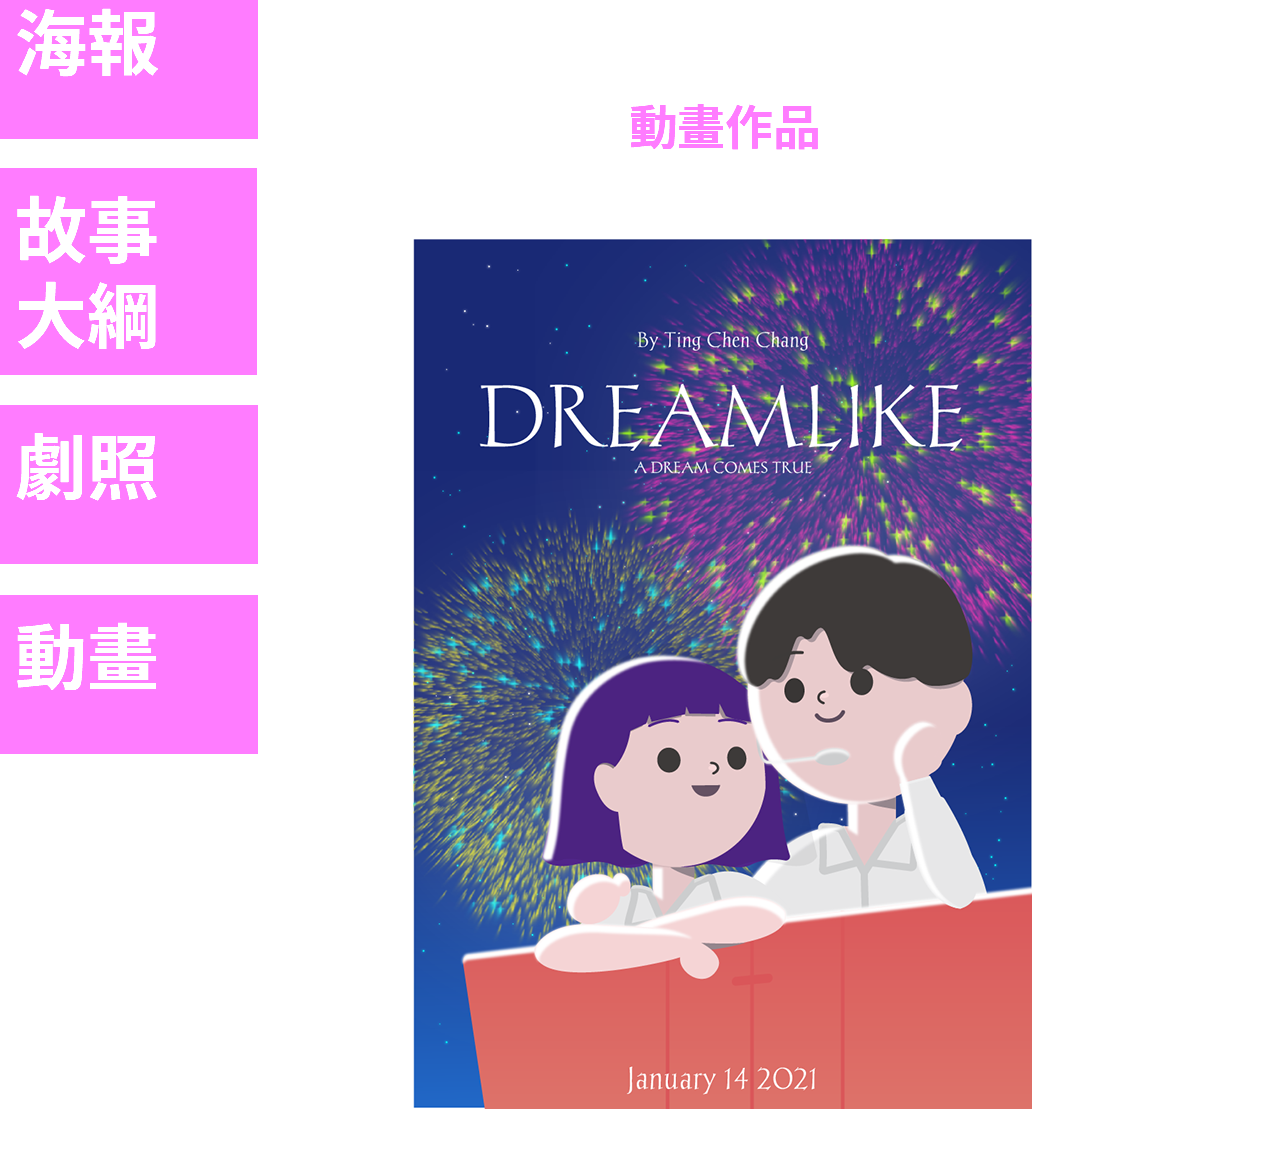
<file: dreamLIKE/index.html>
<!DOCTYPE html>
<html class="nojs html css_verticalspacer" lang="en-US">
 <head>

  <meta http-equiv="Content-type" content="text/html;charset=UTF-8"/>
  <meta name="generator" content="2018.0.0.379"/>
  
  <script type="text/javascript">
   // Update the 'nojs'/'js' class on the html node
document.documentElement.className = document.documentElement.className.replace(/\bnojs\b/g, 'js');

// Check that all required assets are uploaded and up-to-date
if(typeof Muse == "undefined") window.Muse = {}; window.Muse.assets = {"required":["museutils.js", "museconfig.js", "jquery.musepolyfill.bgsize.js", "jquery.watch.js", "require.js", "index.css"], "outOfDate":[]};
</script>
  
  <title>Home</title>
  <!-- CSS -->
  <link rel="stylesheet" type="text/css" href="css/site_global.css?crc=444006867"/>
  <link rel="stylesheet" type="text/css" href="css/index.css?crc=4284554552" id="pagesheet"/>
   </head>
 <body>

  <div class="clearfix" id="page"><!-- group -->
   <div class="clearfix grpelem" id="pu1122"><!-- group -->
    <a class="nonblock nontext MuseLinkActive" id="u1122" href="index.html"><!-- simple frame --></a>
    <a class="nonblock nontext" id="u1125" href="%e5%8a%87%e6%83%85.html"><!-- simple frame --></a>
    <a class="nonblock nontext" id="u1128" href="%e5%8a%87%e7%85%a7.html"><!-- simple frame --></a>
    <a class="nonblock nontext" id="u1152" href="%e5%8b%95%e7%95%ab.html"><!-- simple frame --></a>
    <img id="u1131-4" alt="海報" width="145" height="86" src="images/u1131-4.png?crc=33906091"/><!-- rasterized frame -->
    <img id="u1137-6" alt="故事 大綱" width="152" height="172" src="images/u1137-6.png?crc=250164556"/><!-- rasterized frame -->
    <img id="u1143-4" alt="劇照" width="145" height="86" src="images/u1143-4.png?crc=4062989177"/><!-- rasterized frame -->
    <img id="u1155-4" alt="動畫" width="152" height="86" src="images/u1155-4.png?crc=3946556718"/><!-- rasterized frame -->
   </div>
   <div class="clearfix grpelem" id="pu1158-4"><!-- column -->
    <img class="colelem" id="u1158-4" alt="動畫作品" width="201" height="83" src="images/u1158-4.png?crc=3809918327"/><!-- rasterized frame -->
    <div class="museBGSize colelem" id="u1111"><!-- content --></div>
   </div>
   <div class="verticalspacer" data-offset-top="1109" data-content-above-spacer="1109" data-content-below-spacer="61"></div>
  </div>
  <!-- Other scripts -->
  <script type="text/javascript">
   // Decide weather to suppress missing file error or not based on preference setting
var suppressMissingFileError = false
</script>
  <script type="text/javascript">
   window.Muse.assets.check=function(d){if(!window.Muse.assets.checked){window.Muse.assets.checked=!0;var b={},c=function(a,b){if(window.getComputedStyle){var c=window.getComputedStyle(a,null);return c&&c.getPropertyValue(b)||c&&c[b]||""}if(document.documentElement.currentStyle)return(c=a.currentStyle)&&c[b]||a.style&&a.style[b]||"";return""},a=function(a){if(a.match(/^rgb/))return a=a.replace(/\s+/g,"").match(/([\d\,]+)/gi)[0].split(","),(parseInt(a[0])<<16)+(parseInt(a[1])<<8)+parseInt(a[2]);if(a.match(/^\#/))return parseInt(a.substr(1),
16);return 0},g=function(g){for(var f=document.getElementsByTagName("link"),h=0;h<f.length;h++)if("text/css"==f[h].type){var i=(f[h].href||"").match(/\/?css\/([\w\-]+\.css)\?crc=(\d+)/);if(!i||!i[1]||!i[2])break;b[i[1]]=i[2]}f=document.createElement("div");f.className="version";f.style.cssText="display:none; width:1px; height:1px;";document.getElementsByTagName("body")[0].appendChild(f);for(h=0;h<Muse.assets.required.length;){var i=Muse.assets.required[h],l=i.match(/([\w\-\.]+)\.(\w+)$/),k=l&&l[1]?
l[1]:null,l=l&&l[2]?l[2]:null;switch(l.toLowerCase()){case "css":k=k.replace(/\W/gi,"_").replace(/^([^a-z])/gi,"_$1");f.className+=" "+k;k=a(c(f,"color"));l=a(c(f,"backgroundColor"));k!=0||l!=0?(Muse.assets.required.splice(h,1),"undefined"!=typeof b[i]&&(k!=b[i]>>>24||l!=(b[i]&16777215))&&Muse.assets.outOfDate.push(i)):h++;f.className="version";break;case "js":h++;break;default:throw Error("Unsupported file type: "+l);}}d?d().jquery!="1.8.3"&&Muse.assets.outOfDate.push("jquery-1.8.3.min.js"):Muse.assets.required.push("jquery-1.8.3.min.js");
f.parentNode.removeChild(f);if(Muse.assets.outOfDate.length||Muse.assets.required.length)f="Some files on the server may be missing or incorrect. Clear browser cache and try again. If the problem persists please contact website author.",g&&Muse.assets.outOfDate.length&&(f+="\nOut of date: "+Muse.assets.outOfDate.join(",")),g&&Muse.assets.required.length&&(f+="\nMissing: "+Muse.assets.required.join(",")),suppressMissingFileError?(f+="\nUse SuppressMissingFileError key in AppPrefs.xml to show missing file error pop up.",console.log(f)):alert(f)};location&&location.search&&location.search.match&&location.search.match(/muse_debug/gi)?
setTimeout(function(){g(!0)},5E3):g()}};
var muse_init=function(){require.config({baseUrl:""});require(["jquery","museutils","whatinput","jquery.musepolyfill.bgsize","jquery.watch"],function(d){var $ = d;$(document).ready(function(){try{
window.Muse.assets.check($);/* body */
Muse.Utils.transformMarkupToFixBrowserProblemsPreInit();/* body */
Muse.Utils.prepHyperlinks(true);/* body */
Muse.Utils.makeButtonsVisibleAfterSettingMinWidth();/* body */
Muse.Utils.fullPage('#page');/* 100% height page */
Muse.Utils.showWidgetsWhenReady();/* body */
Muse.Utils.transformMarkupToFixBrowserProblems();/* body */
}catch(b){if(b&&"function"==typeof b.notify?b.notify():Muse.Assert.fail("Error calling selector function: "+b),false)throw b;}})})};

</script>
  <!-- RequireJS script -->
  <script src="scripts/require.js?crc=4157109226" type="text/javascript" async data-main="scripts/museconfig.js?crc=380897831" onload="if (requirejs) requirejs.onError = function(requireType, requireModule) { if (requireType && requireType.toString && requireType.toString().indexOf && 0 <= requireType.toString().indexOf('#scripterror')) window.Muse.assets.check(); }" onerror="window.Muse.assets.check();"></script>
   </body>
</html>
</file>
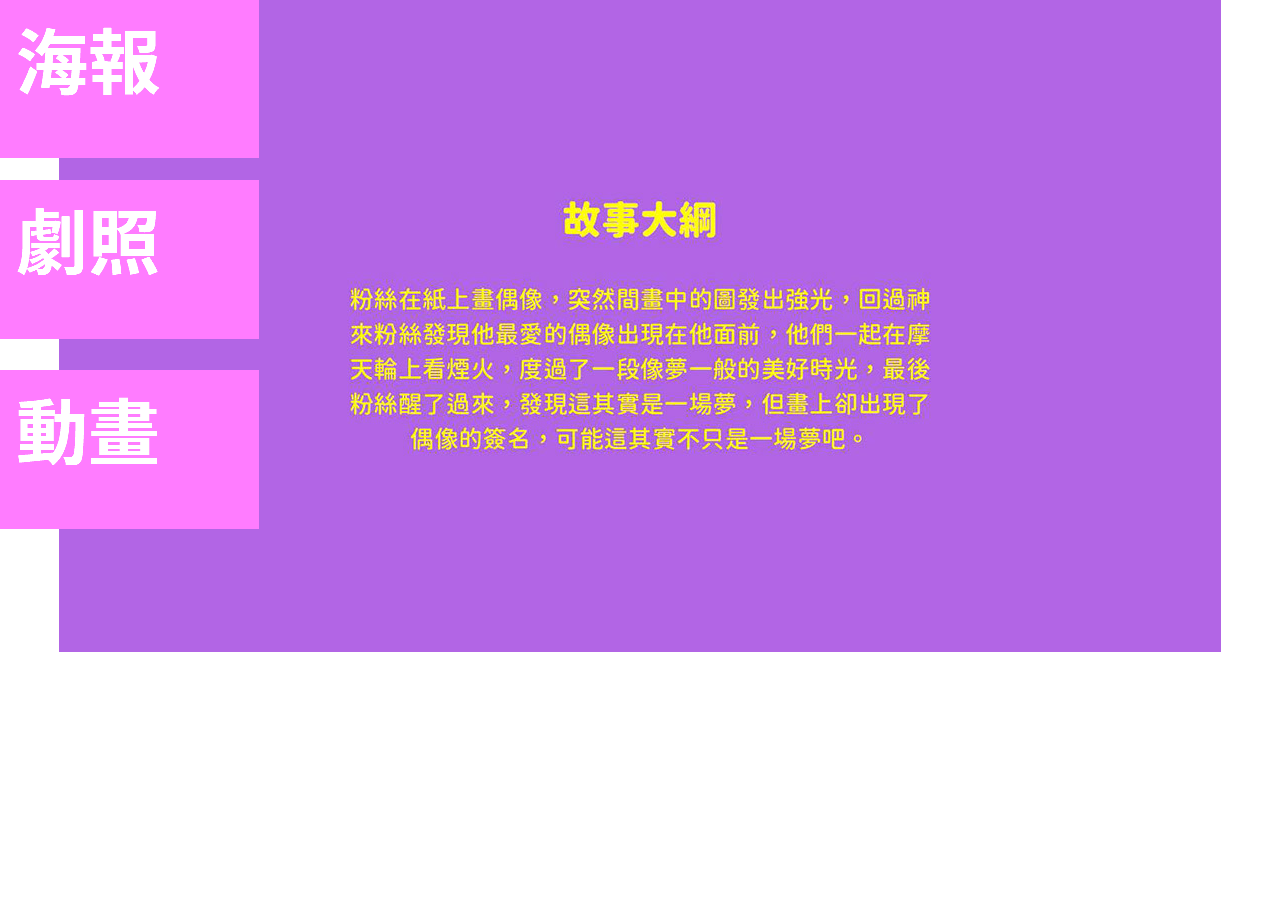
<file: dreamLIKE/劇情.html>
<!DOCTYPE html>
<html class="nojs html css_verticalspacer" lang="en-US">
 <head>

  <meta http-equiv="Content-type" content="text/html;charset=UTF-8"/>
  <meta name="generator" content="2018.0.0.379"/>
  
  <script type="text/javascript">
   // Update the 'nojs'/'js' class on the html node
document.documentElement.className = document.documentElement.className.replace(/\bnojs\b/g, 'js');

// Check that all required assets are uploaded and up-to-date
if(typeof Muse == "undefined") window.Muse = {}; window.Muse.assets = {"required":["museutils.js", "museconfig.js", "jquery.musepolyfill.bgsize.js", "jquery.watch.js", "require.js", "__.css"], "outOfDate":[]};
</script>
  
  <title>劇情</title>
  <!-- CSS -->
  <link rel="stylesheet" type="text/css" href="css/site_global.css?crc=444006867"/>
  <link rel="stylesheet" type="text/css" href="css/__.css?crc=536673571" id="pagesheet"/>
   </head>
 <body>

  <div class="clearfix" id="page"><!-- group -->
   <div class="clearfix grpelem" id="pu1327"><!-- group -->
    <a class="nonblock nontext" id="u1327" href="index.html"><!-- simple frame --></a>
    <a class="nonblock nontext" id="u1329" href="%e5%8a%87%e7%85%a7.html"><!-- simple frame --></a>
    <a class="nonblock nontext" id="u1330" href="%e5%8b%95%e7%95%ab.html"><!-- simple frame --></a>
    <img id="u1331-4" alt="海報" width="145" height="86" src="images/u1331-4.png?crc=33906091"/><!-- rasterized frame -->
    <img id="u1333-4" alt="劇照" width="145" height="86" src="images/u1333-4.png?crc=4062989177"/><!-- rasterized frame -->
    <img id="u1334-4" alt="動畫" width="152" height="86" src="images/u1334-4.png?crc=3946556718"/><!-- rasterized frame -->
   </div>
   <div class="museBGSize grpelem" id="u1313"><!-- content --></div>
   <div class="verticalspacer" data-offset-top="652" data-content-above-spacer="651" data-content-below-spacer="61"></div>
  </div>
  <!-- Other scripts -->
  <script type="text/javascript">
   // Decide weather to suppress missing file error or not based on preference setting
var suppressMissingFileError = false
</script>
  <script type="text/javascript">
   window.Muse.assets.check=function(d){if(!window.Muse.assets.checked){window.Muse.assets.checked=!0;var b={},c=function(a,b){if(window.getComputedStyle){var c=window.getComputedStyle(a,null);return c&&c.getPropertyValue(b)||c&&c[b]||""}if(document.documentElement.currentStyle)return(c=a.currentStyle)&&c[b]||a.style&&a.style[b]||"";return""},a=function(a){if(a.match(/^rgb/))return a=a.replace(/\s+/g,"").match(/([\d\,]+)/gi)[0].split(","),(parseInt(a[0])<<16)+(parseInt(a[1])<<8)+parseInt(a[2]);if(a.match(/^\#/))return parseInt(a.substr(1),
16);return 0},g=function(g){for(var f=document.getElementsByTagName("link"),h=0;h<f.length;h++)if("text/css"==f[h].type){var i=(f[h].href||"").match(/\/?css\/([\w\-]+\.css)\?crc=(\d+)/);if(!i||!i[1]||!i[2])break;b[i[1]]=i[2]}f=document.createElement("div");f.className="version";f.style.cssText="display:none; width:1px; height:1px;";document.getElementsByTagName("body")[0].appendChild(f);for(h=0;h<Muse.assets.required.length;){var i=Muse.assets.required[h],l=i.match(/([\w\-\.]+)\.(\w+)$/),k=l&&l[1]?
l[1]:null,l=l&&l[2]?l[2]:null;switch(l.toLowerCase()){case "css":k=k.replace(/\W/gi,"_").replace(/^([^a-z])/gi,"_$1");f.className+=" "+k;k=a(c(f,"color"));l=a(c(f,"backgroundColor"));k!=0||l!=0?(Muse.assets.required.splice(h,1),"undefined"!=typeof b[i]&&(k!=b[i]>>>24||l!=(b[i]&16777215))&&Muse.assets.outOfDate.push(i)):h++;f.className="version";break;case "js":h++;break;default:throw Error("Unsupported file type: "+l);}}d?d().jquery!="1.8.3"&&Muse.assets.outOfDate.push("jquery-1.8.3.min.js"):Muse.assets.required.push("jquery-1.8.3.min.js");
f.parentNode.removeChild(f);if(Muse.assets.outOfDate.length||Muse.assets.required.length)f="Some files on the server may be missing or incorrect. Clear browser cache and try again. If the problem persists please contact website author.",g&&Muse.assets.outOfDate.length&&(f+="\nOut of date: "+Muse.assets.outOfDate.join(",")),g&&Muse.assets.required.length&&(f+="\nMissing: "+Muse.assets.required.join(",")),suppressMissingFileError?(f+="\nUse SuppressMissingFileError key in AppPrefs.xml to show missing file error pop up.",console.log(f)):alert(f)};location&&location.search&&location.search.match&&location.search.match(/muse_debug/gi)?
setTimeout(function(){g(!0)},5E3):g()}};
var muse_init=function(){require.config({baseUrl:""});require(["jquery","museutils","whatinput","jquery.musepolyfill.bgsize","jquery.watch"],function(d){var $ = d;$(document).ready(function(){try{
window.Muse.assets.check($);/* body */
Muse.Utils.transformMarkupToFixBrowserProblemsPreInit();/* body */
Muse.Utils.prepHyperlinks(true);/* body */
Muse.Utils.makeButtonsVisibleAfterSettingMinWidth();/* body */
Muse.Utils.fullPage('#page');/* 100% height page */
Muse.Utils.showWidgetsWhenReady();/* body */
Muse.Utils.transformMarkupToFixBrowserProblems();/* body */
}catch(b){if(b&&"function"==typeof b.notify?b.notify():Muse.Assert.fail("Error calling selector function: "+b),false)throw b;}})})};

</script>
  <!-- RequireJS script -->
  <script src="scripts/require.js?crc=4157109226" type="text/javascript" async data-main="scripts/museconfig.js?crc=380897831" onload="if (requirejs) requirejs.onError = function(requireType, requireModule) { if (requireType && requireType.toString && requireType.toString().indexOf && 0 <= requireType.toString().indexOf('#scripterror')) window.Muse.assets.check(); }" onerror="window.Muse.assets.check();"></script>
   </body>
</html>
</file>
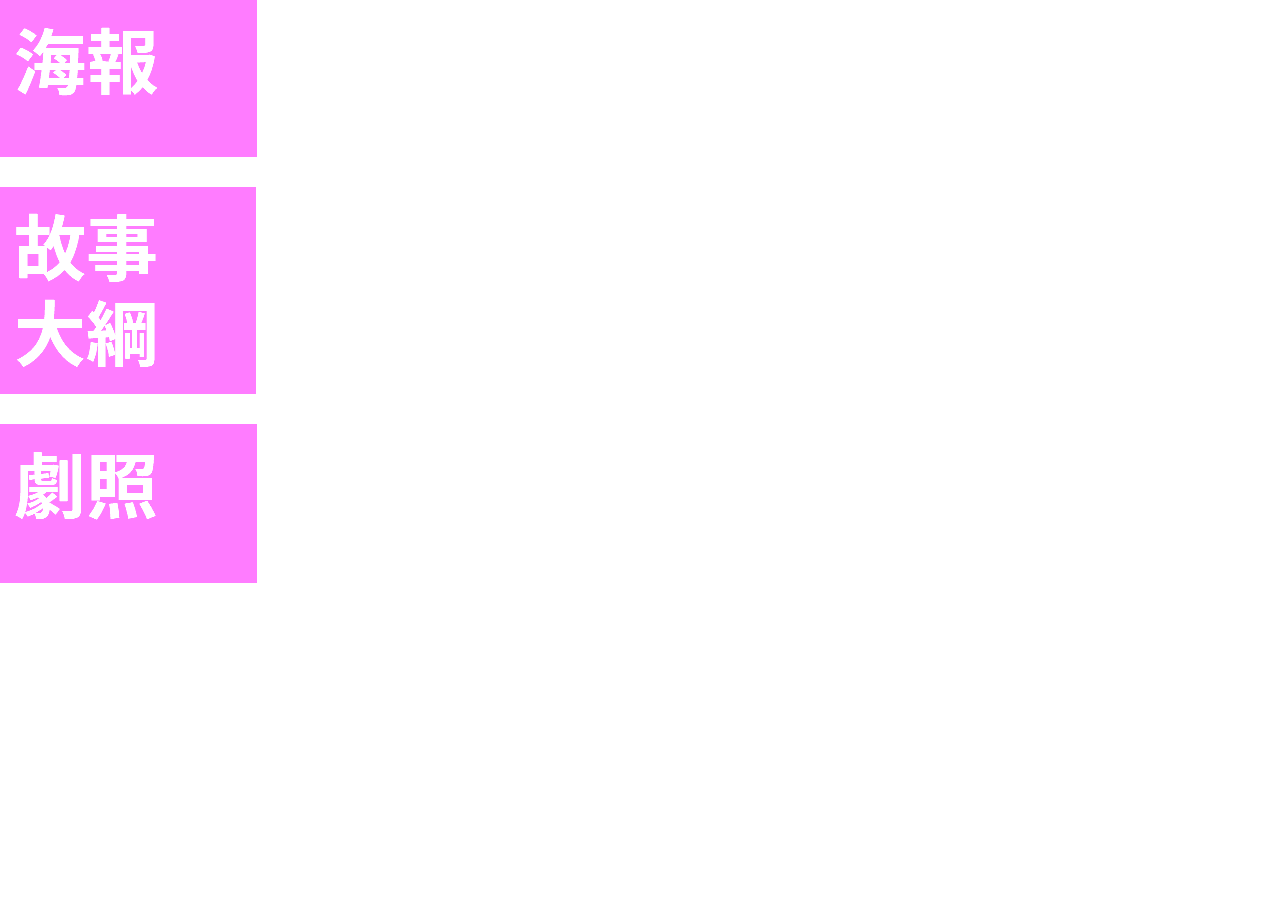
<file: dreamLIKE/動畫.html>
<!DOCTYPE html>
<html class="nojs html css_verticalspacer" lang="en-US">
 <head>

  <meta http-equiv="Content-type" content="text/html;charset=UTF-8"/>
  <meta name="generator" content="2018.0.0.379"/>
  
  <script type="text/javascript">
   // Update the 'nojs'/'js' class on the html node
document.documentElement.className = document.documentElement.className.replace(/\bnojs\b/g, 'js');

// Check that all required assets are uploaded and up-to-date
if(typeof Muse == "undefined") window.Muse = {}; window.Muse.assets = {"required":["museutils.js", "museconfig.js", "jquery.watch.js", "require.js", "__2.css"], "outOfDate":[]};
</script>
  
  <title>動畫</title>
  <!-- CSS -->
  <link rel="stylesheet" type="text/css" href="css/site_global.css?crc=444006867"/>
  <link rel="stylesheet" type="text/css" href="css/__2.css?crc=497903033" id="pagesheet"/>
    <!--HTML Widget code-->
  <style type="text/css">#u1551.size_fluid_width_height iframe { position:absolute; left:0; top:0; }</style>
 </head>
 <body>

  <div class="clearfix" id="page"><!-- group -->
   <div class="clearfix grpelem" id="pu1556"><!-- group -->
    <a class="nonblock nontext" id="u1556" href="index.html"><!-- simple frame --></a>
    <a class="nonblock nontext" id="u1557" href="%e5%8a%87%e6%83%85.html"><!-- simple frame --></a>
    <a class="nonblock nontext" id="u1558" href="%e5%8a%87%e7%85%a7.html"><!-- simple frame --></a>
    <img id="u1560-4" alt="海報" width="145" height="86" src="images/u1560-4.png?crc=33906091"/><!-- rasterized frame -->
    <img id="u1561-6" alt="故事 大綱" width="152" height="172" src="images/u1561-6.png?crc=250164556"/><!-- rasterized frame -->
    <img id="u1562-4" alt="劇照" width="145" height="86" src="images/u1562-4.png?crc=4062989177"/><!-- rasterized frame -->
   </div>
   <div class="size_fixed grpelem" id="u1551"><!-- custom html -->
    
<iframe class="actAsDiv" style="width:100%;height:100%;" src="//www.youtube.com/embed/PjTk_-XiJQY?autoplay=0&loop=0&showinfo=0&theme=light&color=white&controls=1&modestbranding=0&start=0&fs=1&iv_load_policy=1&wmode=transparent&rel=1" frameborder="0" allowfullscreen></iframe>

   </div>
   <div class="verticalspacer" data-offset-top="534" data-content-above-spacer="582" data-content-below-spacer="61"></div>
  </div>
  <!-- Other scripts -->
  <script type="text/javascript">
   // Decide weather to suppress missing file error or not based on preference setting
var suppressMissingFileError = false
</script>
  <script type="text/javascript">
   window.Muse.assets.check=function(d){if(!window.Muse.assets.checked){window.Muse.assets.checked=!0;var b={},c=function(a,b){if(window.getComputedStyle){var c=window.getComputedStyle(a,null);return c&&c.getPropertyValue(b)||c&&c[b]||""}if(document.documentElement.currentStyle)return(c=a.currentStyle)&&c[b]||a.style&&a.style[b]||"";return""},a=function(a){if(a.match(/^rgb/))return a=a.replace(/\s+/g,"").match(/([\d\,]+)/gi)[0].split(","),(parseInt(a[0])<<16)+(parseInt(a[1])<<8)+parseInt(a[2]);if(a.match(/^\#/))return parseInt(a.substr(1),
16);return 0},g=function(g){for(var f=document.getElementsByTagName("link"),h=0;h<f.length;h++)if("text/css"==f[h].type){var i=(f[h].href||"").match(/\/?css\/([\w\-]+\.css)\?crc=(\d+)/);if(!i||!i[1]||!i[2])break;b[i[1]]=i[2]}f=document.createElement("div");f.className="version";f.style.cssText="display:none; width:1px; height:1px;";document.getElementsByTagName("body")[0].appendChild(f);for(h=0;h<Muse.assets.required.length;){var i=Muse.assets.required[h],l=i.match(/([\w\-\.]+)\.(\w+)$/),k=l&&l[1]?
l[1]:null,l=l&&l[2]?l[2]:null;switch(l.toLowerCase()){case "css":k=k.replace(/\W/gi,"_").replace(/^([^a-z])/gi,"_$1");f.className+=" "+k;k=a(c(f,"color"));l=a(c(f,"backgroundColor"));k!=0||l!=0?(Muse.assets.required.splice(h,1),"undefined"!=typeof b[i]&&(k!=b[i]>>>24||l!=(b[i]&16777215))&&Muse.assets.outOfDate.push(i)):h++;f.className="version";break;case "js":h++;break;default:throw Error("Unsupported file type: "+l);}}d?d().jquery!="1.8.3"&&Muse.assets.outOfDate.push("jquery-1.8.3.min.js"):Muse.assets.required.push("jquery-1.8.3.min.js");
f.parentNode.removeChild(f);if(Muse.assets.outOfDate.length||Muse.assets.required.length)f="Some files on the server may be missing or incorrect. Clear browser cache and try again. If the problem persists please contact website author.",g&&Muse.assets.outOfDate.length&&(f+="\nOut of date: "+Muse.assets.outOfDate.join(",")),g&&Muse.assets.required.length&&(f+="\nMissing: "+Muse.assets.required.join(",")),suppressMissingFileError?(f+="\nUse SuppressMissingFileError key in AppPrefs.xml to show missing file error pop up.",console.log(f)):alert(f)};location&&location.search&&location.search.match&&location.search.match(/muse_debug/gi)?
setTimeout(function(){g(!0)},5E3):g()}};
var muse_init=function(){require.config({baseUrl:""});require(["jquery","museutils","whatinput","jquery.watch"],function(d){var $ = d;$(document).ready(function(){try{
window.Muse.assets.check($);/* body */
Muse.Utils.transformMarkupToFixBrowserProblemsPreInit();/* body */
Muse.Utils.prepHyperlinks(true);/* body */
Muse.Utils.makeButtonsVisibleAfterSettingMinWidth();/* body */
Muse.Utils.fullPage('#page');/* 100% height page */
Muse.Utils.showWidgetsWhenReady();/* body */
Muse.Utils.transformMarkupToFixBrowserProblems();/* body */
}catch(b){if(b&&"function"==typeof b.notify?b.notify():Muse.Assert.fail("Error calling selector function: "+b),false)throw b;}})})};

</script>
  <!-- RequireJS script -->
  <script src="scripts/require.js?crc=4157109226" type="text/javascript" async data-main="scripts/museconfig.js?crc=380897831" onload="if (requirejs) requirejs.onError = function(requireType, requireModule) { if (requireType && requireType.toString && requireType.toString().indexOf && 0 <= requireType.toString().indexOf('#scripterror')) window.Muse.assets.check(); }" onerror="window.Muse.assets.check();"></script>
   </body>
</html>
</file>
<file: dreamLIKE/css/site_global.css>
html{min-height:100%;min-width:100%;-ms-text-size-adjust:none;}body,div,dl,dt,dd,ul,ol,li,nav,h1,h2,h3,h4,h5,h6,pre,code,form,fieldset,legend,input,button,textarea,p,blockquote,th,td,a{margin:0px;padding:0px;border-width:0px;border-style:solid;border-color:transparent;-webkit-transform-origin:left top;-ms-transform-origin:left top;-o-transform-origin:left top;transform-origin:left top;background-repeat:no-repeat;}button.submit-btn{-moz-box-sizing:content-box;-webkit-box-sizing:content-box;box-sizing:content-box;}.transition{-webkit-transition-property:background-image,background-position,background-color,border-color,border-radius,color,font-size,font-style,font-weight,letter-spacing,line-height,text-align,box-shadow,text-shadow,opacity;transition-property:background-image,background-position,background-color,border-color,border-radius,color,font-size,font-style,font-weight,letter-spacing,line-height,text-align,box-shadow,text-shadow,opacity;}.transition *{-webkit-transition:inherit;transition:inherit;}table{border-collapse:collapse;border-spacing:0px;}fieldset,img{border:0px;border-style:solid;-webkit-transform-origin:left top;-ms-transform-origin:left top;-o-transform-origin:left top;transform-origin:left top;}address,caption,cite,code,dfn,em,strong,th,var,optgroup{font-style:inherit;font-weight:inherit;}del,ins{text-decoration:none;}li{list-style:none;}caption,th{text-align:left;}h1,h2,h3,h4,h5,h6{font-size:100%;font-weight:inherit;}input,button,textarea,select,optgroup,option{font-family:inherit;font-size:inherit;font-style:inherit;font-weight:inherit;}.form-grp input,.form-grp textarea{-webkit-appearance:none;-webkit-border-radius:0;}body{font-family:Arial, Helvetica Neue, Helvetica, sans-serif;text-align:left;font-size:14px;line-height:17px;word-wrap:break-word;text-rendering:optimizeLegibility;-moz-font-feature-settings:'liga';-ms-font-feature-settings:'liga';-webkit-font-feature-settings:'liga';font-feature-settings:'liga';}a:link{color:#0000FF;text-decoration:underline;}a:visited{color:#800080;text-decoration:underline;}a:hover{color:#0000FF;text-decoration:underline;}a:active{color:#EE0000;text-decoration:underline;}a.nontext{color:black;text-decoration:none;font-style:normal;font-weight:normal;}.normal_text{color:#000000;direction:ltr;font-family:Arial, Helvetica Neue, Helvetica, sans-serif;font-size:14px;font-style:normal;font-weight:normal;letter-spacing:0px;line-height:17px;text-align:left;text-decoration:none;text-indent:0px;text-transform:none;vertical-align:0px;padding:0px;}.list0 li:before{position:absolute;right:100%;letter-spacing:0px;text-decoration:none;font-weight:normal;font-style:normal;}.rtl-list li:before{right:auto;left:100%;}.nls-None > li:before,.nls-None .list3 > li:before,.nls-None .list6 > li:before{margin-right:6px;content:'•';}.nls-None .list1 > li:before,.nls-None .list4 > li:before,.nls-None .list7 > li:before{margin-right:6px;content:'○';}.nls-None,.nls-None .list1,.nls-None .list2,.nls-None .list3,.nls-None .list4,.nls-None .list5,.nls-None .list6,.nls-None .list7,.nls-None .list8{padding-left:34px;}.nls-None.rtl-list,.nls-None .list1.rtl-list,.nls-None .list2.rtl-list,.nls-None .list3.rtl-list,.nls-None .list4.rtl-list,.nls-None .list5.rtl-list,.nls-None .list6.rtl-list,.nls-None .list7.rtl-list,.nls-None .list8.rtl-list{padding-left:0px;padding-right:34px;}.nls-None .list2 > li:before,.nls-None .list5 > li:before,.nls-None .list8 > li:before{margin-right:6px;content:'-';}.nls-None.rtl-list > li:before,.nls-None .list1.rtl-list > li:before,.nls-None .list2.rtl-list > li:before,.nls-None .list3.rtl-list > li:before,.nls-None .list4.rtl-list > li:before,.nls-None .list5.rtl-list > li:before,.nls-None .list6.rtl-list > li:before,.nls-None .list7.rtl-list > li:before,.nls-None .list8.rtl-list > li:before{margin-right:0px;margin-left:6px;}.TabbedPanelsTab{white-space:nowrap;}.MenuBar .MenuBarView,.MenuBar .SubMenuView{display:block;list-style:none;}.MenuBar .SubMenu{display:none;position:absolute;}.NoWrap{white-space:nowrap;word-wrap:normal;}.rootelem{margin-left:auto;margin-right:auto;}.colelem{display:inline;float:left;clear:both;}.clearfix:after{content:"\0020";visibility:hidden;display:block;height:0px;clear:both;}*:first-child+html .clearfix{zoom:1;}.clip_frame{overflow:hidden;}.popup_anchor{position:relative;width:0px;height:0px;}.allow_click_through *{pointer-events:auto;}.popup_element{z-index:100000;}.svg{display:block;vertical-align:top;}span.wrap{content:'';clear:left;display:block;}span.actAsInlineDiv{display:inline-block;}.position_content,.excludeFromNormalFlow{float:left;}.preload_images{position:absolute;overflow:hidden;left:-9999px;top:-9999px;height:1px;width:1px;}.preload{height:1px;width:1px;}.animateStates{-webkit-transition:0.3s ease-in-out;-moz-transition:0.3s ease-in-out;-o-transition:0.3s ease-in-out;transition:0.3s ease-in-out;}[data-whatinput="mouse"] *:focus,[data-whatinput="touch"] *:focus,input:focus,textarea:focus{outline:none;}textarea{resize:none;overflow:auto;}.allow_click_through,.fld-prompt{pointer-events:none;}.wrapped-input{position:absolute;top:0px;left:0px;background:transparent;border:none;}.submit-btn{z-index:50000;cursor:pointer;}.anchor_item{width:22px;height:18px;}.MenuBar .SubMenuVisible,.MenuBarVertical .SubMenuVisible,.MenuBar .SubMenu .SubMenuVisible,.popup_element.Active,span.actAsPara,.actAsDiv,a.nonblock.nontext,img.block{display:block;}.widget_invisible,.js .invi,.js .mse_pre_init{visibility:hidden;}.ose_ei{visibility:hidden;z-index:0;}.no_vert_scroll{overflow-y:hidden;}.always_vert_scroll{overflow-y:scroll;}.always_horz_scroll{overflow-x:scroll;}.fullscreen{overflow:hidden;left:0px;top:0px;position:fixed;height:100%;width:100%;-moz-box-sizing:border-box;-webkit-box-sizing:border-box;-ms-box-sizing:border-box;box-sizing:border-box;}.fullwidth{position:absolute;}.borderbox{-moz-box-sizing:border-box;-webkit-box-sizing:border-box;-ms-box-sizing:border-box;box-sizing:border-box;}.scroll_wrapper{position:absolute;overflow:auto;left:0px;right:0px;top:0px;bottom:0px;padding-top:0px;padding-bottom:0px;margin-top:0px;margin-bottom:0px;}.browser_width > *{position:absolute;left:0px;right:0px;}.grpelem,.accordion_wrapper{display:inline;float:left;}.fld-checkbox input[type=checkbox],.fld-radiobutton input[type=radio]{position:absolute;overflow:hidden;clip:rect(0px, 0px, 0px, 0px);height:1px;width:1px;margin:-1px;padding:0px;border:0px;}.fld-checkbox input[type=checkbox] + label,.fld-radiobutton input[type=radio] + label{display:inline-block;background-repeat:no-repeat;cursor:pointer;float:left;width:100%;height:100%;}.pointer_cursor,.fld-recaptcha-mode,.fld-recaptcha-refresh,.fld-recaptcha-help{cursor:pointer;}p,h1,h2,h3,h4,h5,h6,ol,ul,span.actAsPara{max-height:1000000px;}.superscript{vertical-align:super;font-size:66%;line-height:0px;}.subscript{vertical-align:sub;font-size:66%;line-height:0px;}.horizontalSlideShow{-ms-touch-action:pan-y;touch-action:pan-y;}.verticalSlideShow{-ms-touch-action:pan-x;touch-action:pan-x;}.colelem100,.verticalspacer{clear:both;}.list0 li,.MenuBar .MenuItemContainer,.SlideShowContentPanel .fullscreen img,.css_verticalspacer .verticalspacer{position:relative;}.popup_element.Inactive,.js .disn,.js .an_invi,.hidden,.breakpoint{display:none;}#muse_css_mq{position:absolute;display:none;background-color:#FFFFFE;}.fluid_height_spacer{width:0.01px;}.muse_check_css{display:none;position:fixed;}@media screen and (-webkit-min-device-pixel-ratio:0){body{text-rendering:auto;}}
</file>
<file: dreamLIKE/css/index.css>
.version.index{color:#0000FF;background-color:#611D38;}#page{z-index:1;width:960px;min-height:438px;background-image:none;border-width:0px;border-color:#000000;background-color:transparent;padding-bottom:62px;margin-left:auto;margin-right:auto;}#pu1122{z-index:3;width:0.01px;height:1px;padding-bottom:774px;margin-right:-10000px;margin-top:-20px;}#u1122{z-index:3;width:259px;height:159px;background-color:#FF7CFF;position:fixed;top:-20px;left:-1px;}#u1125{z-index:4;width:259px;height:207px;background-color:#FF7CFF;position:fixed;top:168px;left:-2px;}#u1128{z-index:5;width:259px;height:159px;background-color:#FF7CFF;position:fixed;top:405px;left:-1px;}#u1152{z-index:6;width:259px;height:159px;background-color:#FF7CFF;position:fixed;top:595px;left:-1px;}#u1131-4{z-index:7;display:block;vertical-align:top;position:fixed;top:0px;left:15px;}#u1137-6{z-index:11;display:block;vertical-align:top;position:fixed;top:187px;left:15px;}#u1143-4{z-index:17;display:block;vertical-align:top;position:fixed;top:424px;left:15px;}#u1155-4{z-index:21;display:block;vertical-align:top;position:fixed;top:614px;left:15px;}#pu1158-4{z-index:25;width:0.01px;margin-right:-10000px;margin-top:98px;margin-left:253px;}#u1158-4{z-index:25;display:block;vertical-align:top;margin-left:216px;position:relative;}#u1111{z-index:2;width:619px;height:871px;opacity:1;-ms-filter:"progid:DXImageTransform.Microsoft.Alpha(Opacity=100)";filter:alpha(opacity=100);margin-top:58px;position:relative;background:transparent url("../images/poster%20%e9%9b%bb%e5%ad%90%e6%aa%944.png?crc=3846130397") no-repeat left top;background-size:contain;}.css_verticalspacer .verticalspacer{height:calc(100vh - 1170px);}#muse_css_mq,.html{background-color:#FFFFFF;}body{position:relative;min-width:960px;}
</file>
<file: dreamLIKE/css/__.css>
.version.___{color:#00001F;background-color:#FCFD23;}#page{z-index:1;width:960px;min-height:438px;background-image:none;border-width:0px;border-color:#000000;background-color:transparent;padding-bottom:62px;margin-left:auto;margin-right:auto;}#pu1327{z-index:3;width:0.01px;height:0px;padding-bottom:530px;margin-right:-10000px;margin-top:-1px;}#u1327{z-index:3;width:259px;height:159px;background-color:#FF7CFF;position:fixed;top:-1px;left:0px;}#u1329{z-index:4;width:259px;height:159px;background-color:#FF7CFF;position:fixed;top:180px;left:0px;}#u1330{z-index:5;width:259px;height:159px;background-color:#FF7CFF;position:fixed;top:370px;left:0px;}#u1331-4{z-index:6;display:block;vertical-align:top;position:fixed;top:19px;left:16px;}#u1333-4{z-index:10;display:block;vertical-align:top;position:fixed;top:199px;left:16px;}#u1334-4{z-index:14;display:block;vertical-align:top;position:fixed;top:389px;left:16px;}#u1313{z-index:2;width:1162px;height:652px;opacity:1;-ms-filter:"progid:DXImageTransform.Microsoft.Alpha(Opacity=100)";filter:alpha(opacity=100);position:relative;margin-right:-10000px;left:-101px;background:transparent url("../images/%e5%a4%a7%e7%b8%bd%e8%a9%95-u1313-fr.jpg?crc=3845418602") no-repeat left top;background-size:cover;}.css_verticalspacer .verticalspacer{height:calc(100vh - 712px);}#muse_css_mq,.html{background-color:#FFFFFF;}body{position:relative;min-width:960px;}
</file>
<file: dreamLIKE/css/__2.css>
.version.___2{color:#00001D;background-color:#AD65B9;}#page{z-index:1;width:960px;min-height:487px;background-image:none;border-width:0px;border-color:#000000;background-color:transparent;padding-bottom:13px;margin-left:auto;margin-right:auto;}#pu1556{z-index:3;width:0.01px;height:0px;padding-bottom:585px;margin-right:-10000px;margin-top:-2px;}#u1556{z-index:3;width:259px;height:159px;background-color:#FF7CFF;position:fixed;top:-2px;left:-2px;}#u1557{z-index:4;width:259px;height:207px;background-color:#FF7CFF;position:fixed;top:187px;left:-3px;}#u1558{z-index:5;width:259px;height:159px;background-color:#FF7CFF;position:fixed;top:424px;left:-2px;}#u1560-4{z-index:6;display:block;vertical-align:top;position:fixed;top:19px;left:14px;}#u1561-6{z-index:10;display:block;vertical-align:top;position:fixed;top:205px;left:14px;}#u1562-4{z-index:16;display:block;vertical-align:top;position:fixed;top:443px;left:14px;}#u1551{z-index:2;width:737px;height:490px;border-width:0px;border-color:transparent;background-color:transparent;position:relative;margin-right:-10000px;margin-top:44px;left:198px;}.css_verticalspacer .verticalspacer{height:calc(100vh - 643px);}#muse_css_mq,.html{background-color:#FFFFFF;}body{position:relative;min-width:960px;}
</file>
